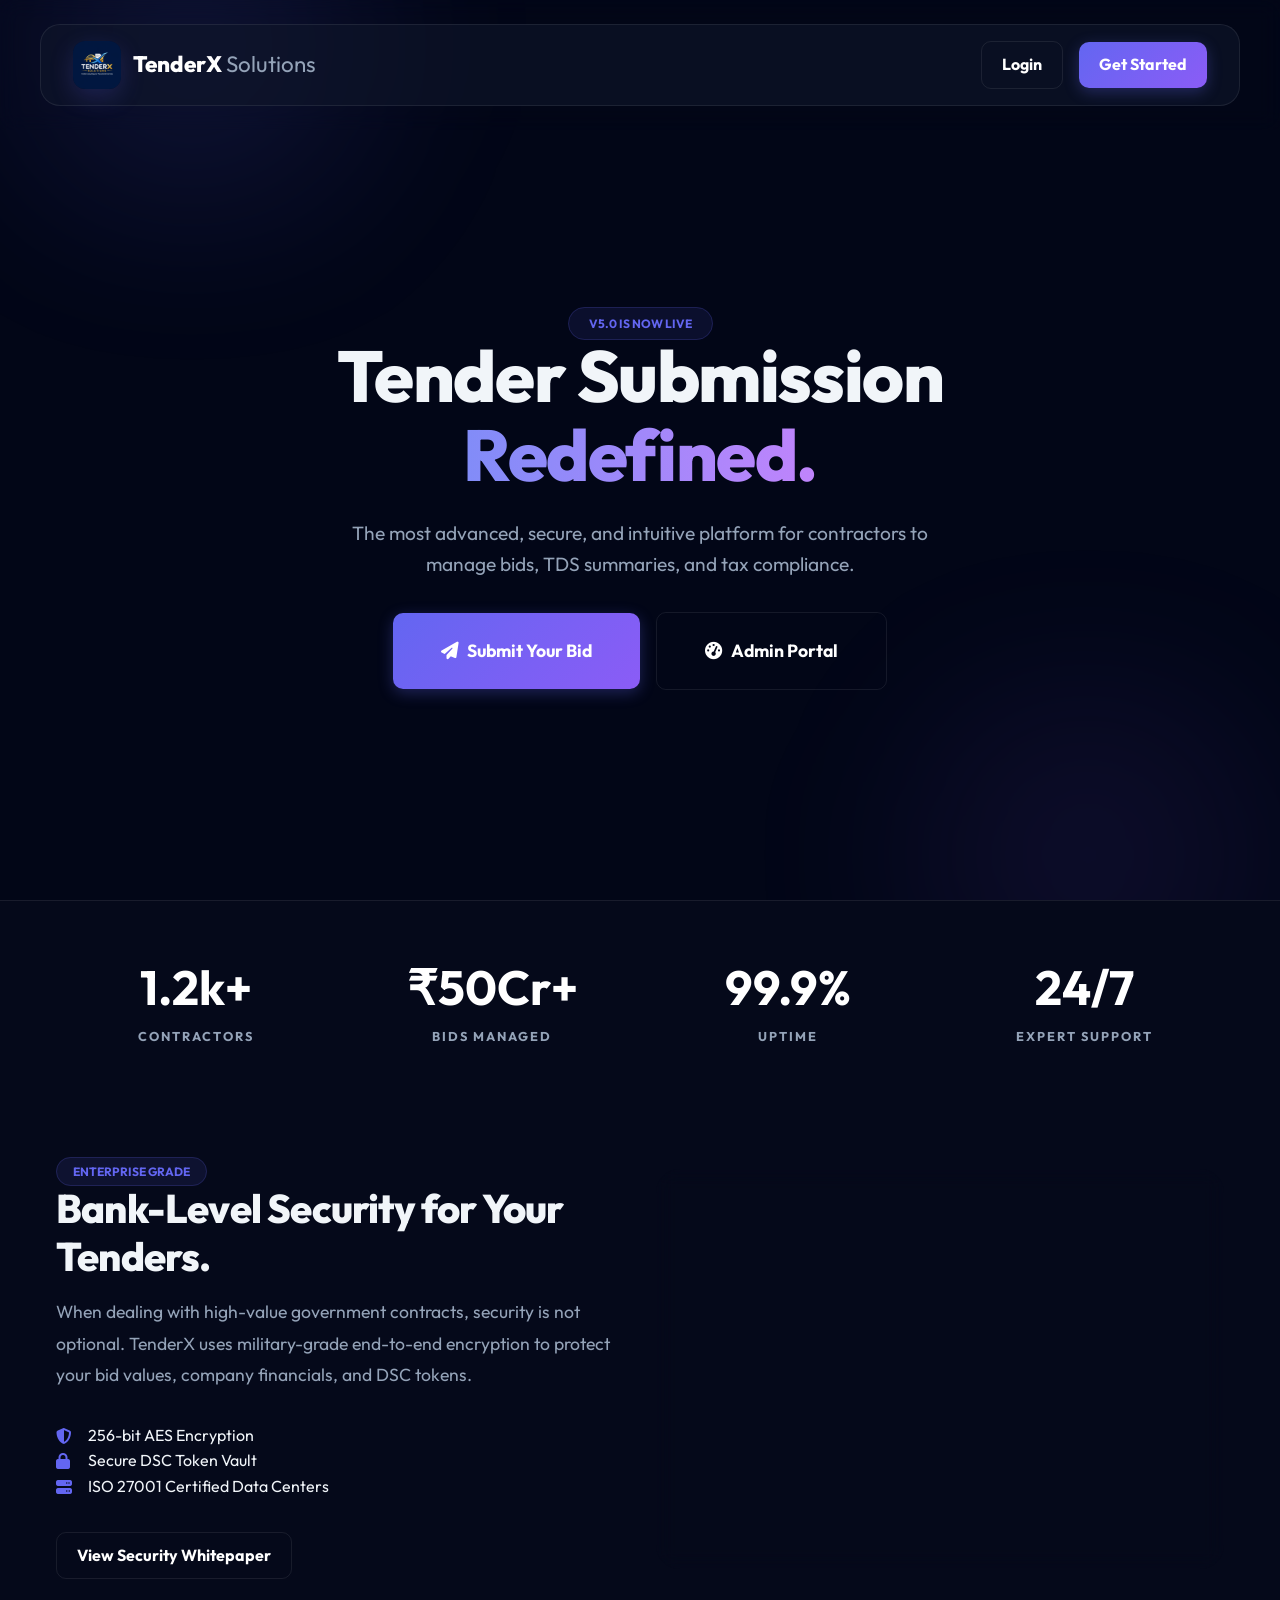
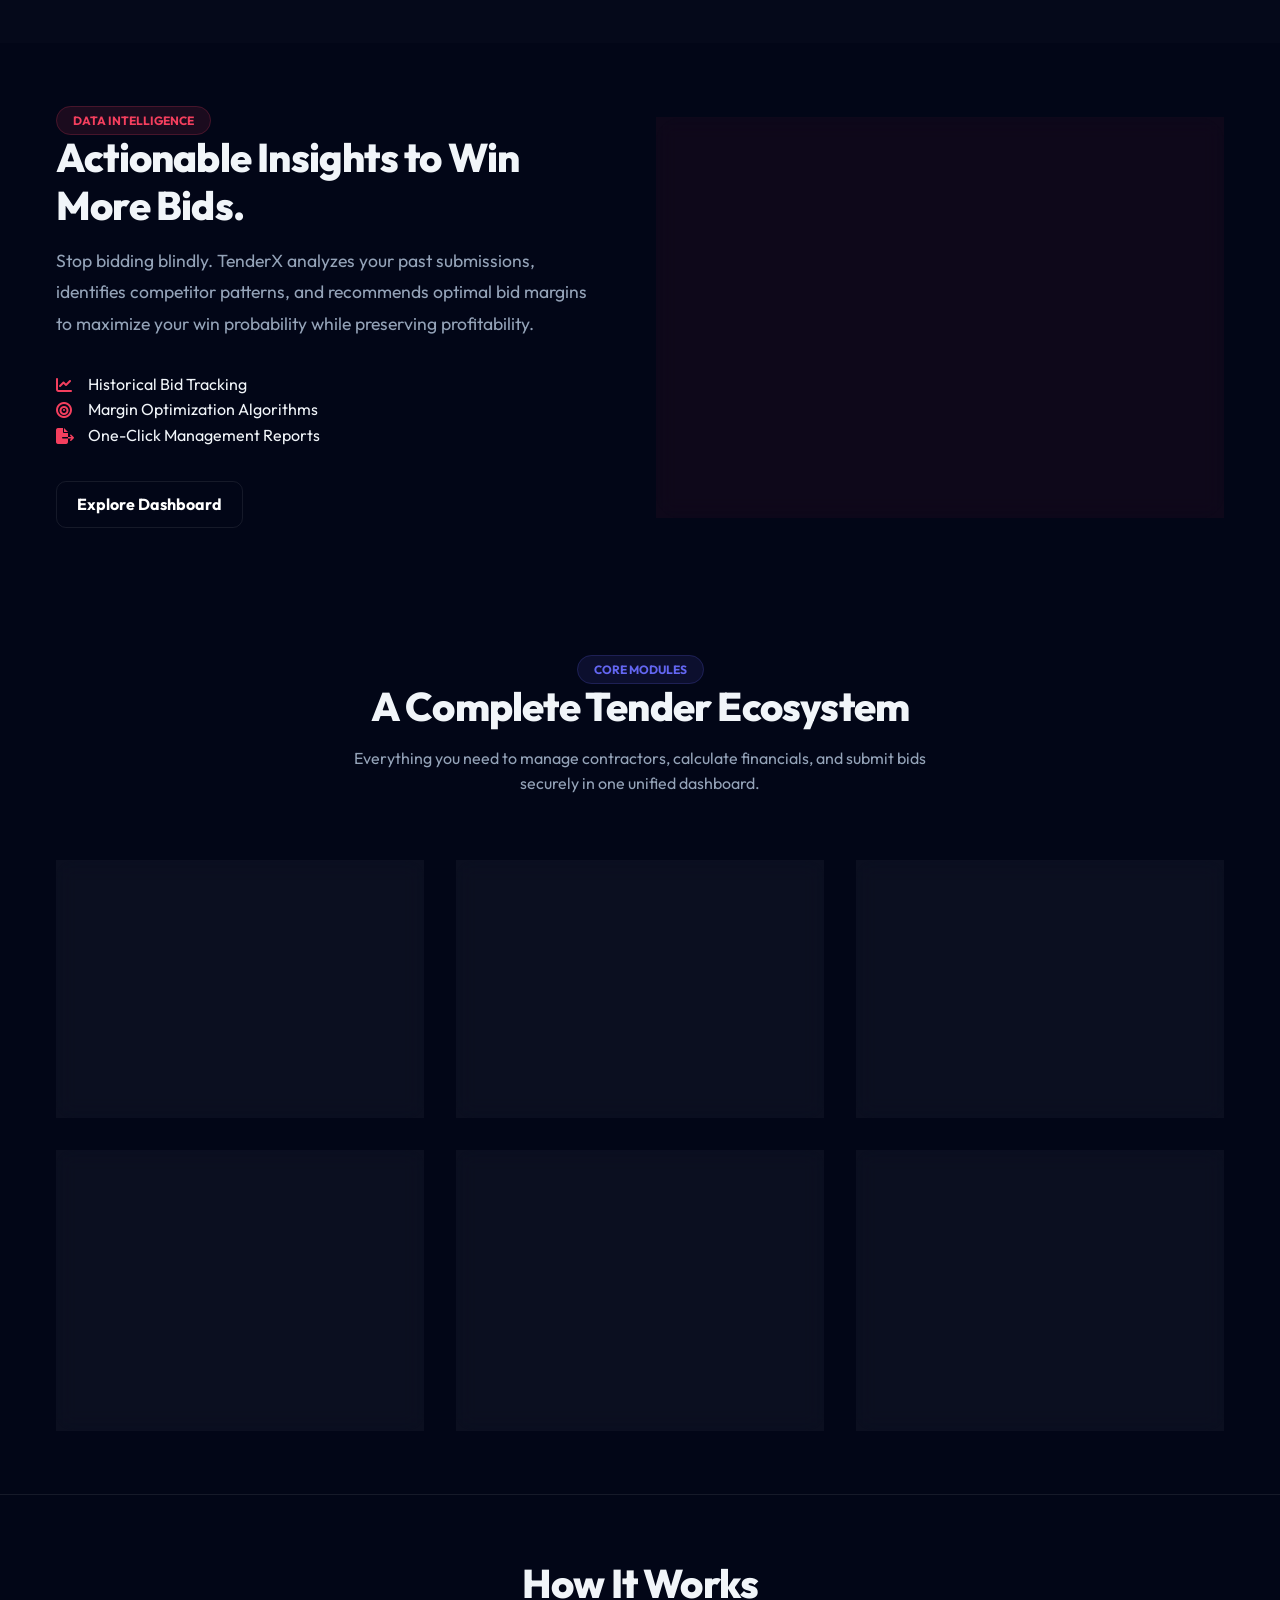
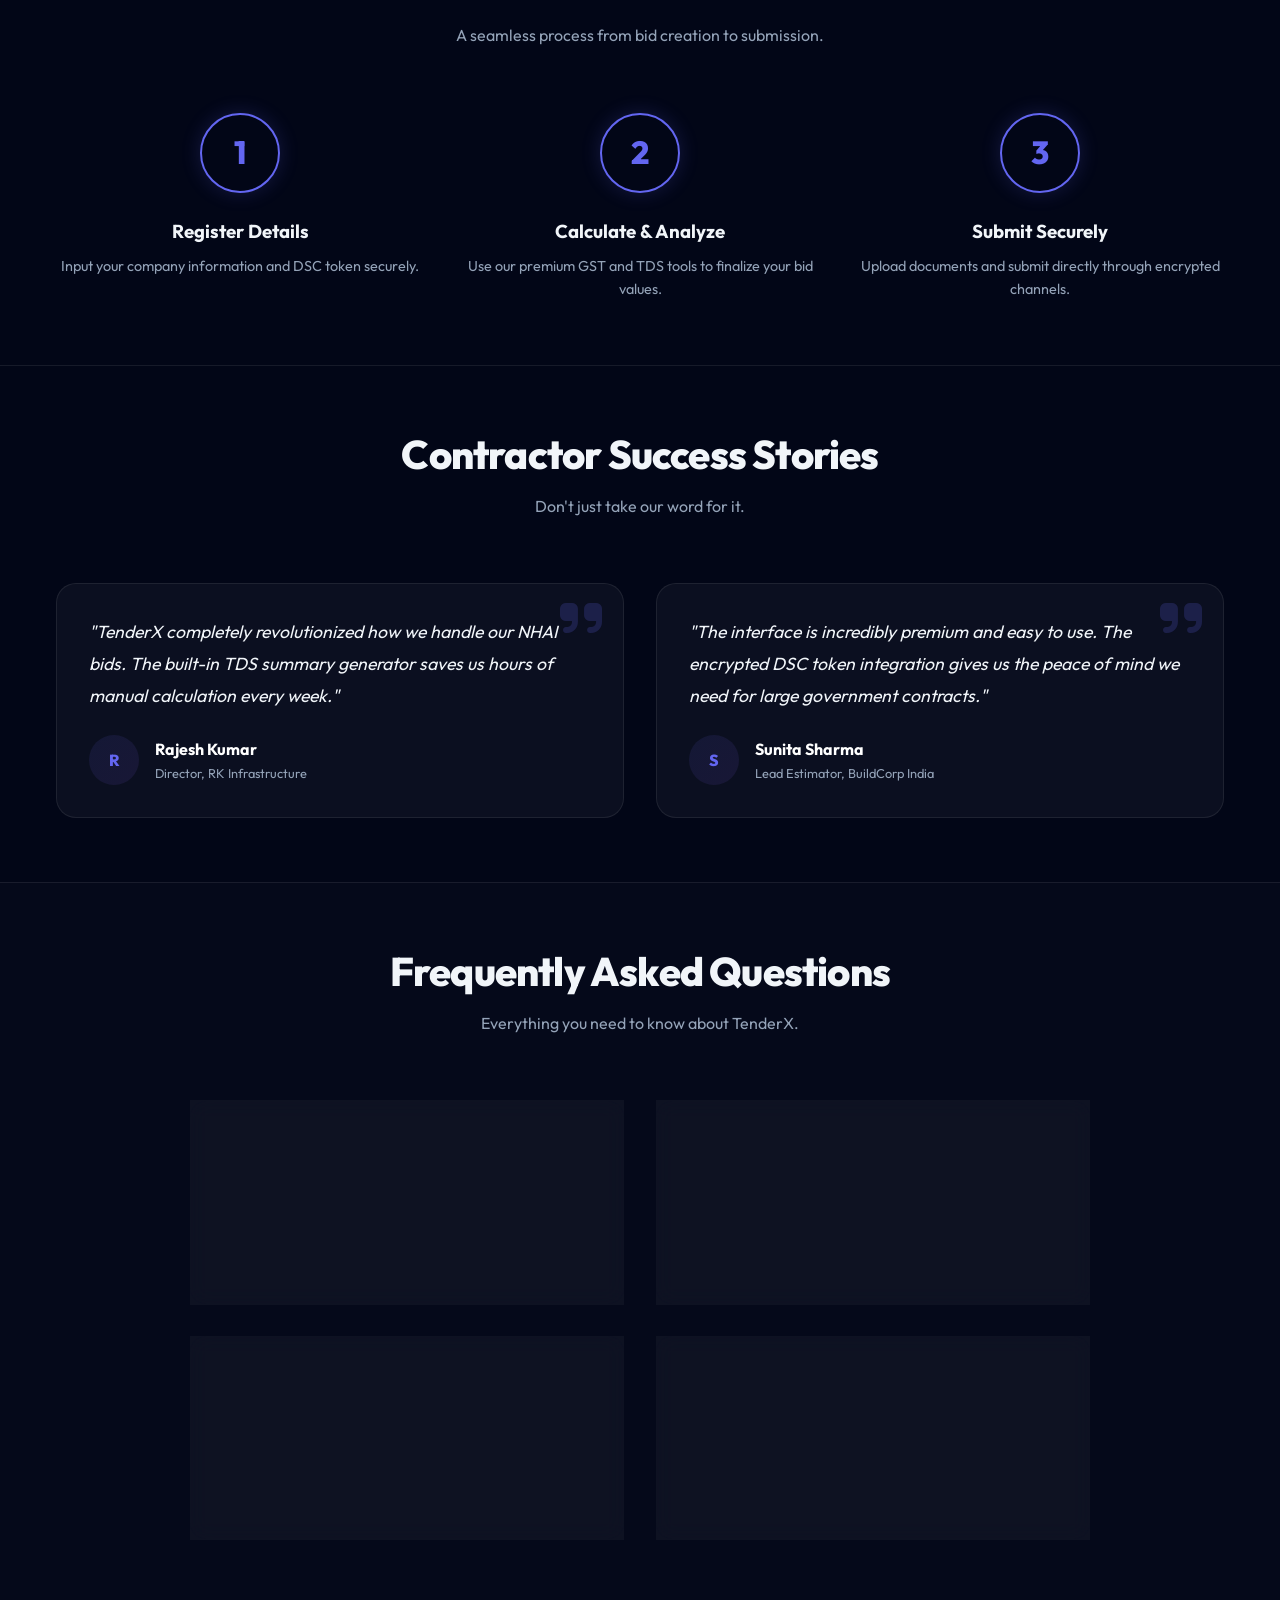
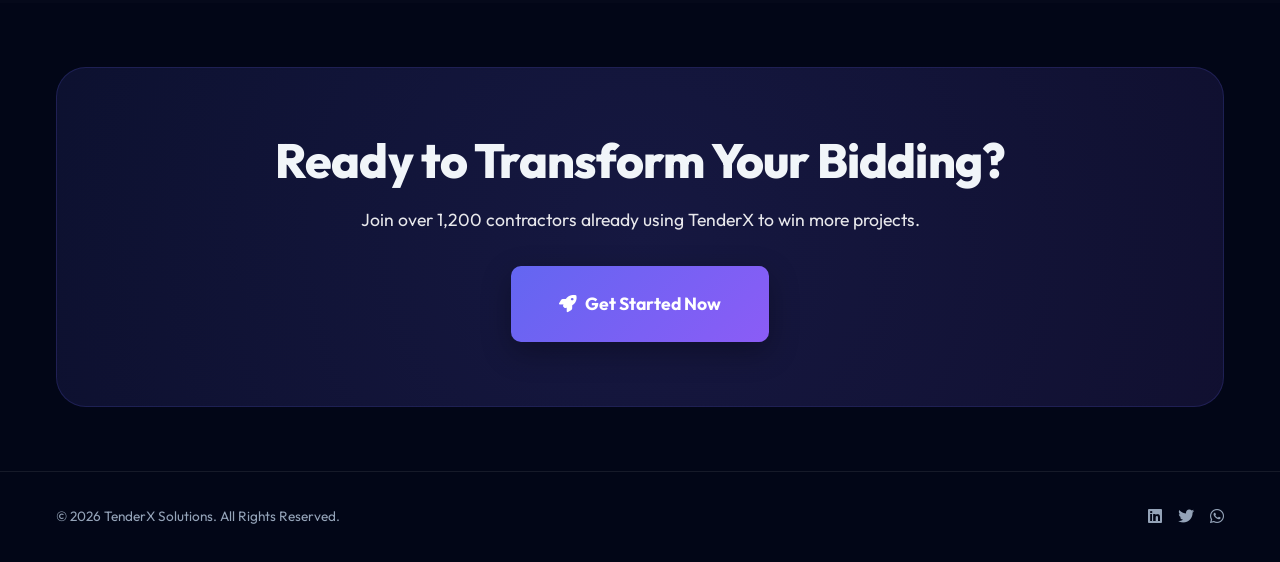
<file: index.html>
<!DOCTYPE html>
<html lang="en">

<head>
    <meta charset="UTF-8">
    <meta name="viewport" content="width=device-width, initial-scale=1.0">
    <title>TenderX Solutions | Premium Tender Management Platform</title>

    <!-- Google Fonts -->
    <link rel="preconnect" href="https://fonts.googleapis.com">
    <link rel="preconnect" href="https://fonts.gstatic.com" crossorigin>
    <link href="https://fonts.googleapis.com/css2?family=Outfit:wght@300;400;500;600;700;800&display=swap" rel="stylesheet">

    <!-- FontAwesome -->
    <link rel="stylesheet" href="https://cdnjs.cloudflare.com/ajax/libs/font-awesome/6.4.0/css/all.min.css">

    <!-- Custom CSS -->
    <link rel="stylesheet" href="style.css">
    
    <!-- Favicon -->
    <link rel="icon" type="image/png" href="tenderX%20Logo.png">
</head>

<body>

    <nav class="main-nav">
        <div class="container flex-between nav-container">
            <a href="index.html" class="logo" style="margin-bottom: 0;">
                <img src="tenderX%20Logo.png" alt="TenderX Logo" class="logo-img">
                <span>TenderX <span class="text-muted" style="font-weight: 400;">Solutions</span></span>
            </a>
            <div class="flex gap-md" style="align-items: center;">
                <a href="login.html" class="btn outline">Login</a>
                <a href="submit-tender.html" class="btn primary">Get Started</a>
            </div>
        </div>
    </nav>

    <main>
        <!-- Hero Section -->
        <section class="hero">
            <div class="container animate-fade hero-content">
                <span class="badge primary mb-md" style="padding: 8px 20px;">v5.0 Is Now Live</span>
                <h1 class="title hero-title">Tender Submission <br> <span class="gradient-text">Redefined.</span></h1>
                <p class="subtitle hero-subtitle">
                    The most advanced, secure, and intuitive platform for contractors to manage bids, TDS summaries, and tax compliance.
                </p>
                <div class="flex flex-center gap-md">
                    <a href="submit-tender.html" class="btn primary" style="padding: 1.5rem 3rem; font-size: 1.1rem;">
                        <i class="fas fa-paper-plane"></i> Submit Your Bid
                    </a>
                    <a href="dashboard.html" class="btn outline" style="padding: 1.5rem 3rem; font-size: 1.1rem;">
                        <i class="fas fa-gauge-high"></i> Admin Portal
                    </a>
                </div>
            </div>
        </section>

        <!-- Stats Section -->
        <section class="stats-section">
            <div class="container">
                <div class="grid-4">
                    <div class="text-center p-md">
                        <h2 class="stat-number">1.2k+</h2>
                        <p class="stat-label">Contractors</p>
                    </div>
                    <div class="text-center p-md">
                        <h2 class="stat-number">₹50Cr+</h2>
                        <p class="stat-label">Bids Managed</p>
                    </div>
                    <div class="text-center p-md">
                        <h2 class="stat-number">99.9%</h2>
                        <p class="stat-label">Uptime</p>
                    </div>
                    <div class="text-center p-md">
                        <h2 class="stat-number">24/7</h2>
                        <p class="stat-label">Expert Support</p>
                    </div>
                </div>
            </div>
        </section>

        <!-- Security Section -->
        <section class="py-xl" style="background: rgba(255,255,255,0.01);">
            <div class="container">
                <div class="grid-2" style="align-items: center;">
                    <div>
                        <span class="badge primary mb-md" style="padding: 6px 16px;">Enterprise Grade</span>
                        <h2 class="title mb-md" style="font-size: 2.5rem;">Bank-Level Security for Your Tenders.</h2>
                        <p class="text-muted mb-lg" style="font-size: 1.1rem; line-height: 1.8;">
                            When dealing with high-value government contracts, security is not optional. TenderX uses military-grade end-to-end encryption to protect your bid values, company financials, and DSC tokens.
                        </p>
                        <ul class="flex-col gap-sm mb-lg">
                            <li class="flex gap-sm" style="align-items: center;"><i class="fas fa-shield-alt text-muted" style="color: var(--primary); width: 24px;"></i> 256-bit AES Encryption</li>
                            <li class="flex gap-sm" style="align-items: center;"><i class="fas fa-lock text-muted" style="color: var(--primary); width: 24px;"></i> Secure DSC Token Vault</li>
                            <li class="flex gap-sm" style="align-items: center;"><i class="fas fa-server text-muted" style="color: var(--primary); width: 24px;"></i> ISO 27001 Certified Data Centers</li>
                        </ul>
                        <a href="submit-tender.html" class="btn outline">View Security Whitepaper</a>
                    </div>
                    <div style="position: relative;">
                        <!-- Abstract Security Visual -->
                        <div class="card p-lg text-center" style="border: 1px solid rgba(99,102,241,0.3); background: var(--gradient-luxury); height: 400px; display: flex; align-items: center; justify-content: center; overflow: hidden; border-radius: 24px;">
                            <div style="position: absolute; width: 100%; height: 100%; top: 0; left: 0; background: radial-gradient(circle at center, rgba(99,102,241,0.2) 0%, transparent 70%);"></div>
                            <div style="font-size: 8rem; color: rgba(255,255,255,0.9); text-shadow: 0 0 40px rgba(99,102,241,0.6); position: relative; z-index: 2;">
                                <i class="fas fa-fingerprint"></i>
                            </div>
                        </div>
                    </div>
                </div>
            </div>
        </section>

        <!-- Analytics Section -->
        <section class="py-xl">
            <div class="container">
                <div class="grid-2" style="align-items: center;">
                    <div style="position: relative; order: 2;">
                        <div class="card p-lg" style="border: 1px solid rgba(244,63,94,0.3); background: rgba(244,63,94,0.05); height: 400px; display: flex; flex-direction: column; justify-content: space-between; overflow: hidden; border-radius: 24px;">
                            <div class="flex-between mb-md">
                                <h4 style="color: white; font-weight: 700;">Win Rate Analysis</h4>
                                <span class="badge" style="background: rgba(16,185,129,0.2); color: #10b981; border: 1px solid rgba(16,185,129,0.3);">+14% This Qtr</span>
                            </div>
                            <div style="flex: 1; display: flex; align-items: flex-end; gap: 12px; padding-top: 2rem;">
                                <div style="flex: 1; background: var(--gradient-primary); height: 40%; border-radius: 6px 6px 0 0; opacity: 0.8;"></div>
                                <div style="flex: 1; background: rgba(255,255,255,0.1); height: 60%; border-radius: 6px 6px 0 0;"></div>
                                <div style="flex: 1; background: var(--gradient-primary); height: 30%; border-radius: 6px 6px 0 0; opacity: 0.8;"></div>
                                <div style="flex: 1; background: rgba(255,255,255,0.1); height: 80%; border-radius: 6px 6px 0 0;"></div>
                                <div style="flex: 1; background: rgba(244,63,94,0.8); height: 50%; border-radius: 6px 6px 0 0;"></div>
                                <div style="flex: 1; background: var(--gradient-primary); height: 95%; border-radius: 6px 6px 0 0; box-shadow: 0 0 20px rgba(99,102,241,0.4);"></div>
                            </div>
                        </div>
                    </div>
                    <div style="order: 1; padding-right: 2rem;">
                        <span class="badge primary mb-md" style="padding: 6px 16px; background: rgba(244,63,94,0.1); color: var(--accent); border-color: rgba(244,63,94,0.2);">Data Intelligence</span>
                        <h2 class="title mb-md" style="font-size: 2.5rem;">Actionable Insights to Win More Bids.</h2>
                        <p class="text-muted mb-lg" style="font-size: 1.1rem; line-height: 1.8;">
                            Stop bidding blindly. TenderX analyzes your past submissions, identifies competitor patterns, and recommends optimal bid margins to maximize your win probability while preserving profitability.
                        </p>
                        <ul class="flex-col gap-sm mb-lg">
                            <li class="flex gap-sm" style="align-items: center;"><i class="fas fa-chart-line text-muted" style="color: var(--accent); width: 24px;"></i> Historical Bid Tracking</li>
                            <li class="flex gap-sm" style="align-items: center;"><i class="fas fa-bullseye text-muted" style="color: var(--accent); width: 24px;"></i> Margin Optimization Algorithms</li>
                            <li class="flex gap-sm" style="align-items: center;"><i class="fas fa-file-export text-muted" style="color: var(--accent); width: 24px;"></i> One-Click Management Reports</li>
                        </ul>
                        <a href="dashboard.html" class="btn outline">Explore Dashboard</a>
                    </div>
                </div>
            </div>
        </section>

        <!-- Platform Modules Section -->
        <section class="py-xl">
            <div class="container">
                <div class="text-center mb-xl">
                    <span class="badge primary mb-md" style="padding: 6px 16px;">Core Modules</span>
                    <h2 class="title mb-md">A Complete Tender Ecosystem</h2>
                    <p class="text-muted max-w-4xl mx-auto" style="max-width: 600px; margin: 0 auto;">Everything you need to manage contractors, calculate financials, and submit bids securely in one unified dashboard.</p>
                </div>
                <div class="grid-3" style="row-gap: 2rem;">
                    <!-- Module 1: Submissions -->
                    <div class="card p-lg text-left" style="display: flex; flex-direction: column;">
                        <div class="icon-box mb-md" style="margin: 0 0 1.5rem 0;">
                            <i class="fas fa-file-invoice"></i>
                        </div>
                        <h3 class="mb-sm">Bid Submissions</h3>
                        <p class="text-muted" style="font-size: 0.9rem; flex: 1;">Track all tender submissions in real-time. Monitor bid percentages, department details, and review statuses directly from the cloud.</p>
                    </div>
                    <!-- Module 2: Contractors -->
                    <div class="card p-lg text-left" style="display: flex; flex-direction: column;">
                        <div class="icon-box secondary mb-md" style="margin: 0 0 1.5rem 0;">
                            <i class="fas fa-users"></i>
                        </div>
                        <h3 class="mb-sm">Contractor CRM</h3>
                        <p class="text-muted" style="font-size: 0.9rem; flex: 1;">Centralized database for all client agencies. Manage contact details, PAN/GST records, and track their DSC token expiration dates.</p>
                    </div>
                    <!-- Module 3: Document Vault -->
                    <div class="card p-lg text-left" style="display: flex; flex-direction: column;">
                        <div class="icon-box accent mb-md" style="margin: 0 0 1.5rem 0;">
                            <i class="fas fa-folder-open"></i>
                        </div>
                        <h3 class="mb-sm">Document Vault</h3>
                        <p class="text-muted" style="font-size: 0.9rem; flex: 1;">Securely store and retrieve tender PDFs, BOQs, and compliance certificates. Instant viewing and downloading capabilities built-in.</p>
                    </div>
                    <!-- Module 4: TDS Summary -->
                    <div class="card p-lg text-left" style="display: flex; flex-direction: column;">
                        <div class="icon-box secondary mb-md" style="margin: 0 0 1.5rem 0; background: rgba(16,185,129,0.15); color: #10b981; border-color: rgba(16,185,129,0.2);">
                            <i class="fas fa-calculator"></i>
                        </div>
                        <h3 class="mb-sm">TDS Summary</h3>
                        <p class="text-muted" style="font-size: 0.9rem; flex: 1;">Automate month-wise TDS credit tracking. Generate CA-compliant PDF reports with digital signatures and share them instantly via WhatsApp.</p>
                    </div>
                    <!-- Module 5: GST Calculator -->
                    <div class="card p-lg text-left" style="display: flex; flex-direction: column;">
                        <div class="icon-box mb-md" style="margin: 0 0 1.5rem 0; background: rgba(245,158,11,0.15); color: #f59e0b; border-color: rgba(245,158,11,0.2);">
                            <i class="fas fa-receipt"></i>
                        </div>
                        <h3 class="mb-sm">Smart GST Calculator</h3>
                        <p class="text-muted" style="font-size: 0.9rem; flex: 1;">Dedicated financial tool to precisely add or remove GST from bid values. Automatically splits CGST and SGST for perfect accounting.</p>
                    </div>
                    <!-- Module 6: Admin Dashboard -->
                    <div class="card p-lg text-left" style="display: flex; flex-direction: column;">
                        <div class="icon-box mb-md" style="margin: 0 0 1.5rem 0; background: rgba(139,92,246,0.15); color: #8b5cf6; border-color: rgba(139,92,246,0.2);">
                            <i class="fas fa-chart-pie"></i>
                        </div>
                        <h3 class="mb-sm">Executive Dashboard</h3>
                        <p class="text-muted" style="font-size: 0.9rem; flex: 1;">Get a bird's-eye view of your entire operation. Live statistics, pending reviews, system health, and one-click quick actions.</p>
                    </div>
                </div>
            </div>
        </section>

        <!-- How It Works Section -->
        <section class="py-xl" style="background: var(--bg-darker); border-top: 1px solid var(--card-border); border-bottom: 1px solid var(--card-border);">
            <div class="container">
                <div class="text-center mb-xl">
                    <h2 class="title mb-md">How It Works</h2>
                    <p class="text-muted">A seamless process from bid creation to submission.</p>
                </div>
                <div class="grid-3 text-center">
                    <div class="workflow-step">
                        <div class="step-number">1</div>
                        <h3 class="mb-sm">Register Details</h3>
                        <p class="text-muted" style="font-size: 0.9rem;">Input your company information and DSC token securely.</p>
                    </div>
                    <div class="workflow-step">
                        <div class="step-number">2</div>
                        <h3 class="mb-sm">Calculate & Analyze</h3>
                        <p class="text-muted" style="font-size: 0.9rem;">Use our premium GST and TDS tools to finalize your bid values.</p>
                    </div>
                    <div class="workflow-step">
                        <div class="step-number">3</div>
                        <h3 class="mb-sm">Submit Securely</h3>
                        <p class="text-muted" style="font-size: 0.9rem;">Upload documents and submit directly through encrypted channels.</p>
                    </div>
                </div>
            </div>
        </section>

        <!-- Testimonials Section -->
        <section class="py-xl">
            <div class="container">
                <div class="text-center mb-xl">
                    <h2 class="title mb-md">Contractor Success Stories</h2>
                    <p class="text-muted">Don't just take our word for it.</p>
                </div>
                <div class="grid-2">
                    <div class="testimonial-card">
                        <i class="fas fa-quote-right testimonial-quote"></i>
                        <p class="testimonial-text">"TenderX completely revolutionized how we handle our NHAI bids. The built-in TDS summary generator saves us hours of manual calculation every week."</p>
                        <div class="testimonial-author">
                            <div class="author-avatar">R</div>
                            <div>
                                <h4 style="color: white; font-weight: 700;">Rajesh Kumar</h4>
                                <p class="text-muted" style="font-size: 0.8rem;">Director, RK Infrastructure</p>
                            </div>
                        </div>
                    </div>
                    <div class="testimonial-card">
                        <i class="fas fa-quote-right testimonial-quote"></i>
                        <p class="testimonial-text">"The interface is incredibly premium and easy to use. The encrypted DSC token integration gives us the peace of mind we need for large government contracts."</p>
                        <div class="testimonial-author">
                            <div class="author-avatar">S</div>
                            <div>
                                <h4 style="color: white; font-weight: 700;">Sunita Sharma</h4>
                                <p class="text-muted" style="font-size: 0.8rem;">Lead Estimator, BuildCorp India</p>
                            </div>
                        </div>
                    </div>
                </div>
            </div>
        </section>

        <!-- FAQ Section -->
        <section class="py-xl" style="background: rgba(255,255,255,0.01); border-top: 1px solid var(--card-border);">
            <div class="container">
                <div class="text-center mb-xl">
                    <h2 class="title mb-md">Frequently Asked Questions</h2>
                    <p class="text-muted">Everything you need to know about TenderX.</p>
                </div>
                <div class="grid-2 gap-lg max-w-4xl mx-auto" style="max-width: 900px; margin: 0 auto;">
                    <div class="card p-lg">
                        <h4 class="mb-sm" style="font-size: 1.1rem;"><i class="fas fa-question-circle text-muted" style="color: var(--primary); margin-right: 8px;"></i> Is my DSC token data secure?</h4>
                        <p class="text-muted" style="font-size: 0.95rem; line-height: 1.6;">Absolutely. We use end-to-end military-grade encryption for all token integrations. Your sensitive data is never stored permanently on our servers.</p>
                    </div>
                    <div class="card p-lg">
                        <h4 class="mb-sm" style="font-size: 1.1rem;"><i class="fas fa-question-circle text-muted" style="color: var(--primary); margin-right: 8px;"></i> Can I generate CA-formatted TDS summaries?</h4>
                        <p class="text-muted" style="font-size: 0.95rem; line-height: 1.6;">Yes, our TDS Summary tool is specifically designed to output reports that meet standard CA and regulatory compliance formats.</p>
                    </div>
                    <div class="card p-lg">
                        <h4 class="mb-sm" style="font-size: 1.1rem;"><i class="fas fa-question-circle text-muted" style="color: var(--primary); margin-right: 8px;"></i> Do you provide API access for internal tools?</h4>
                        <p class="text-muted" style="font-size: 0.95rem; line-height: 1.6;">API access is available on our Enterprise plan, allowing seamless integration with your existing ERP or internal management systems.</p>
                    </div>
                    <div class="card p-lg">
                        <h4 class="mb-sm" style="font-size: 1.1rem;"><i class="fas fa-question-circle text-muted" style="color: var(--primary); margin-right: 8px;"></i> What payment methods do you accept?</h4>
                        <p class="text-muted" style="font-size: 0.95rem; line-height: 1.6;">We accept all major credit cards, UPI, net banking, and corporate bank transfers for our Pro and Enterprise subscription plans.</p>
                    </div>
                </div>
            </div>
        </section>

        <!-- CTA Section -->
        <section class="py-xl">
            <div class="container">
                <div class="cta-section">
                    <div class="cta-content">
                        <h2 class="title mb-md" style="font-size: 3rem;">Ready to Transform Your Bidding?</h2>
                        <p class="subtitle mb-lg" style="color: white; opacity: 0.9;">Join over 1,200 contractors already using TenderX to win more projects.</p>
                        <div class="flex flex-center gap-md">
                            <a href="submit-tender.html" class="btn primary" style="padding: 1.5rem 3rem; font-size: 1.1rem; box-shadow: 0 10px 30px rgba(0,0,0,0.3);">
                                <i class="fas fa-rocket"></i> Get Started Now
                            </a>
                        </div>
                    </div>
                </div>
            </div>
        </section>
    </main>

    <footer class="footer-main">
        <div class="container flex-between">
            <p class="text-muted" style="font-size: 0.85rem;">&copy; 2026 TenderX Solutions. All Rights Reserved.</p>
            <div class="flex gap-md">
                <a href="#" class="text-muted"><i class="fab fa-linkedin"></i></a>
                <a href="#" class="text-muted"><i class="fab fa-twitter"></i></a>
                <a href="#" class="text-muted"><i class="fab fa-whatsapp"></i></a>
            </div>
        </div>
    </footer>

    <script>
        window.addEventListener('scroll', function() {
            const nav = document.querySelector('.main-nav');
            if (window.scrollY > 50) {
                nav.classList.add('scrolled');
            } else {
                nav.classList.remove('scrolled');
            }
        });
    </script>
</body>

</html>
</file>
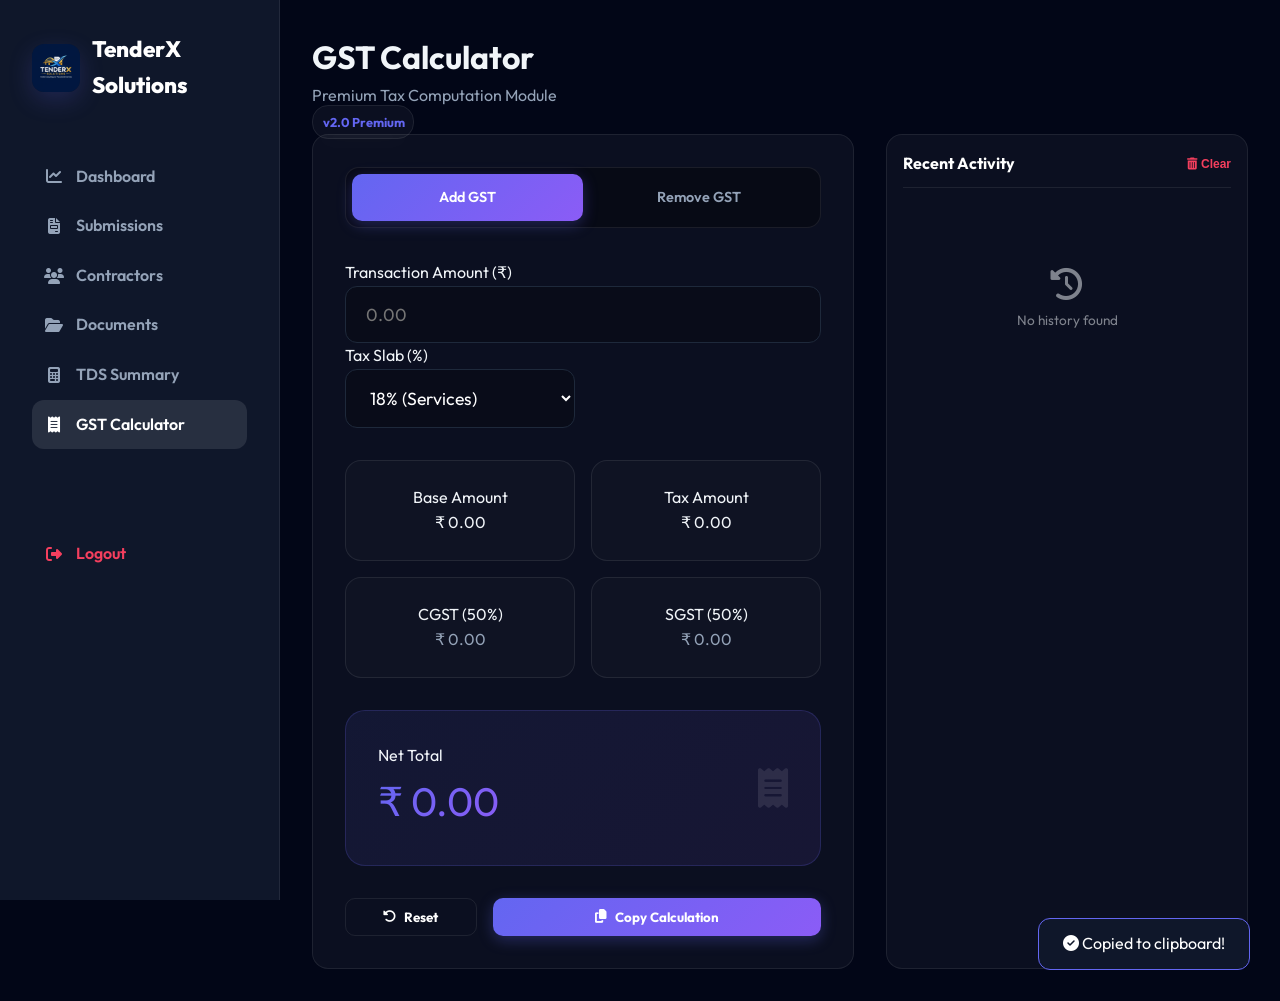
<file: gst-calculator.html>
<!DOCTYPE html>
<html lang="en">

<head>
    <meta charset="UTF-8">
    <meta name="viewport" content="width=device-width, initial-scale=1.0">
    <title>GST Calculator | TenderX Solutions</title>

    <!-- Google Fonts -->
    <link rel="preconnect" href="https://fonts.googleapis.com">
    <link rel="preconnect" href="https://fonts.gstatic.com" crossorigin>
    <link href="https://fonts.googleapis.com/css2?family=Outfit:wght@300;400;500;600;700;800&display=swap" rel="stylesheet">

    <!-- FontAwesome -->
    <link rel="stylesheet" href="https://cdnjs.cloudflare.com/ajax/libs/font-awesome/6.4.0/css/all.min.css">

    <!-- Custom CSS -->
    <link rel="stylesheet" href="style.css">
</head>

<body>

    <div class="dashboard-wrapper">
        <!-- Sidebar -->
        <aside class="sidebar">
            <a href="index.html" class="logo" style="margin-bottom: 3rem;">
                <img src="tenderX%20Logo.png" alt="TenderX Logo" class="logo-img">
                <span>TenderX Solutions</span>
            </a>

            <nav>
                <ul class="nav-list">
                    <li class="nav-item">
                        <a href="dashboard.html" class="nav-link">
                            <i class="fas fa-chart-line"></i> <span>Dashboard</span>
                        </a>
                    </li>
                    <li class="nav-item">
                        <a href="submissions.html" class="nav-link">
                            <i class="fas fa-file-invoice"></i> <span>Submissions</span>
                        </a>
                    </li>
                    <li class="nav-item">
                        <a href="contractors.html" class="nav-link">
                            <i class="fas fa-users"></i> <span>Contractors</span>
                        </a>
                    </li>
                    <li class="nav-item">
                        <a href="documents.html" class="nav-link">
                            <i class="fas fa-folder-open"></i> <span>Documents</span>
                        </a>
                    </li>
                    <li class="nav-item">
                        <a href="tds-summary.html" class="nav-link">
                            <i class="fas fa-calculator"></i> <span>TDS Summary</span>
                        </a>
                    </li>
                    <li class="nav-item">
                        <a href="gst-calculator.html" class="nav-link active">
                            <i class="fas fa-receipt"></i> <span>GST Calculator</span>
                        </a>
                    </li>
                </ul>

                <ul style="margin-top: auto; padding-top: 5rem;">
                    <li>
                        <a href="javascript:void(0)" onclick="logoutAdmin()" class="nav-link" style="color: var(--accent);">
                            <i class="fas fa-right-from-bracket"></i> <span>Logout</span>
                        </a>
                    </li>
                </ul>
            </nav>
        </aside>

        <!-- Main Content -->
        <main class="main-content">
            <div class="tx-gst-container animate-fade">
                <!-- Header -->
                <header class="tx-gst-header">
                    <div class="tx-gst-title-area">
                        <h1>GST Calculator</h1>
                        <p class="text-muted">Premium Tax Computation Module</p>
                    </div>
                    <div class="tx-gst-badge">
                        <span class="card p-sm" style="font-size: 0.8rem; font-weight: 700; color: var(--primary);">
                            <i class="fas fa-shield-check"></i> v2.0 Premium
                        </span>
                    </div>
                </header>

                <div class="tx-gst-grid">
                    <!-- Calculator Card -->
                    <div class="tx-gst-main">
                        <div class="card p-lg">
                            <!-- Mode Toggle -->
                            <div class="tx-gst-mode-toggle">
                                <input type="radio" name="gst-mode" id="add-gst" value="add" checked>
                                <label for="add-gst">Add GST</label>
                                
                                <input type="radio" name="gst-mode" id="remove-gst" value="remove">
                                <label for="remove-gst">Remove GST</label>
                            </div>

                            <!-- Inputs -->
                            <div class="tx-gst-input-group">
                                <label class="tx-gst-label">Transaction Amount (₹)</label>
                                <input type="number" id="amount" class="tx-gst-field tx-gst-amount-input" placeholder="0.00" step="0.01">
                            </div>

                            <div style="display: grid; grid-template-columns: 1fr 1fr; gap: 1rem; margin-bottom: 1.5rem;">
                                <div class="tx-gst-input-group">
                                    <label class="tx-gst-label">Tax Slab (%)</label>
                                    <select id="gst-rate" class="tx-gst-field">
                                        <option value="5">5% (Essentials)</option>
                                        <option value="12">12% (Standard)</option>
                                        <option value="18" selected>18% (Services)</option>
                                        <option value="28">28% (Luxury)</option>
                                        <option value="custom">Custom Rate</option>
                                    </select>
                                </div>
                                <div id="custom-rate-container" class="tx-gst-input-group hidden">
                                    <label class="tx-gst-label">Custom Rate (%)</label>
                                    <input type="number" id="custom-rate" class="tx-gst-field" placeholder="0.00">
                                </div>
                            </div>

                            <!-- Results -->
                            <div class="tx-gst-results">
                                <div class="tx-gst-res-card">
                                    <div class="tx-gst-res-label">Base Amount</div>
                                    <div id="res-base" class="tx-gst-res-value">₹ 0.00</div>
                                </div>
                                <div class="tx-gst-res-card">
                                    <div class="tx-gst-res-label">Tax Amount</div>
                                    <div id="res-tax" class="tx-gst-res-value">₹ 0.00</div>
                                </div>
                                <div class="tx-gst-res-card">
                                    <div class="tx-gst-res-label">CGST (50%)</div>
                                    <div id="res-cgst" class="tx-gst-res-value" style="font-size: 1rem; color: var(--text-muted);">₹ 0.00</div>
                                </div>
                                <div class="tx-gst-res-card">
                                    <div class="tx-gst-res-label">SGST (50%)</div>
                                    <div id="res-sgst" class="tx-gst-res-value" style="font-size: 1rem; color: var(--text-muted);">₹ 0.00</div>
                                </div>
                                <div class="tx-gst-total-box">
                                    <div>
                                        <div class="tx-gst-res-label" style="text-align: left;">Net Total</div>
                                        <div id="res-total" class="tx-gst-res-value">₹ 0.00</div>
                                    </div>
                                    <i class="fas fa-receipt" style="font-size: 2.5rem; opacity: 0.1;"></i>
                                </div>
                            </div>

                            <!-- Actions -->
                            <div style="display: grid; grid-template-columns: 1fr 2.5fr; gap: 1rem; margin-top: 2rem;">
                                <button id="reset-btn" class="btn outline">
                                    <i class="fas fa-rotate-left"></i> Reset
                                </button>
                                <button id="copy-btn" class="btn primary">
                                    <i class="fas fa-copy"></i> Copy Calculation
                                </button>
                            </div>
                        </div>
                    </div>

                    <!-- History Sidebar -->
                    <div class="tx-gst-history">
                        <div class="card p-md" style="height: 100%;">
                            <div style="display: flex; justify-content: space-between; align-items: center; margin-bottom: 1rem; padding-bottom: 10px; border-bottom: 1px solid var(--card-border);">
                                <h3 style="font-size: 1rem; font-weight: 700; color: white;">Recent Activity</h3>
                                <button id="clear-history" style="background: none; border: none; color: var(--accent); font-size: 0.75rem; cursor: pointer; font-weight: 700;">
                                    <i class="fas fa-trash-can"></i> Clear
                                </button>
                            </div>
                            <div id="history-list" class="tx-gst-history-list">
                                <!-- History items will be injected here -->
                                <div class="text-center py-xl" style="opacity: 0.5;">
                                    <i class="fas fa-clock-rotate-left" style="font-size: 2rem; margin-bottom: 10px;"></i>
                                    <p style="font-size: 0.85rem;">No history found</p>
                                </div>
                            </div>
                        </div>
                    </div>
                </div>
            </div>
        </main>
    </div>

    <!-- Toast Notification -->
    <div id="toast" class="tx-toast">
        <i class="fas fa-circle-check"></i>
        <span id="toast-msg">Copied to clipboard!</span>
    </div>

    <script src="script.js"></script>
</body>

</html>
</file>
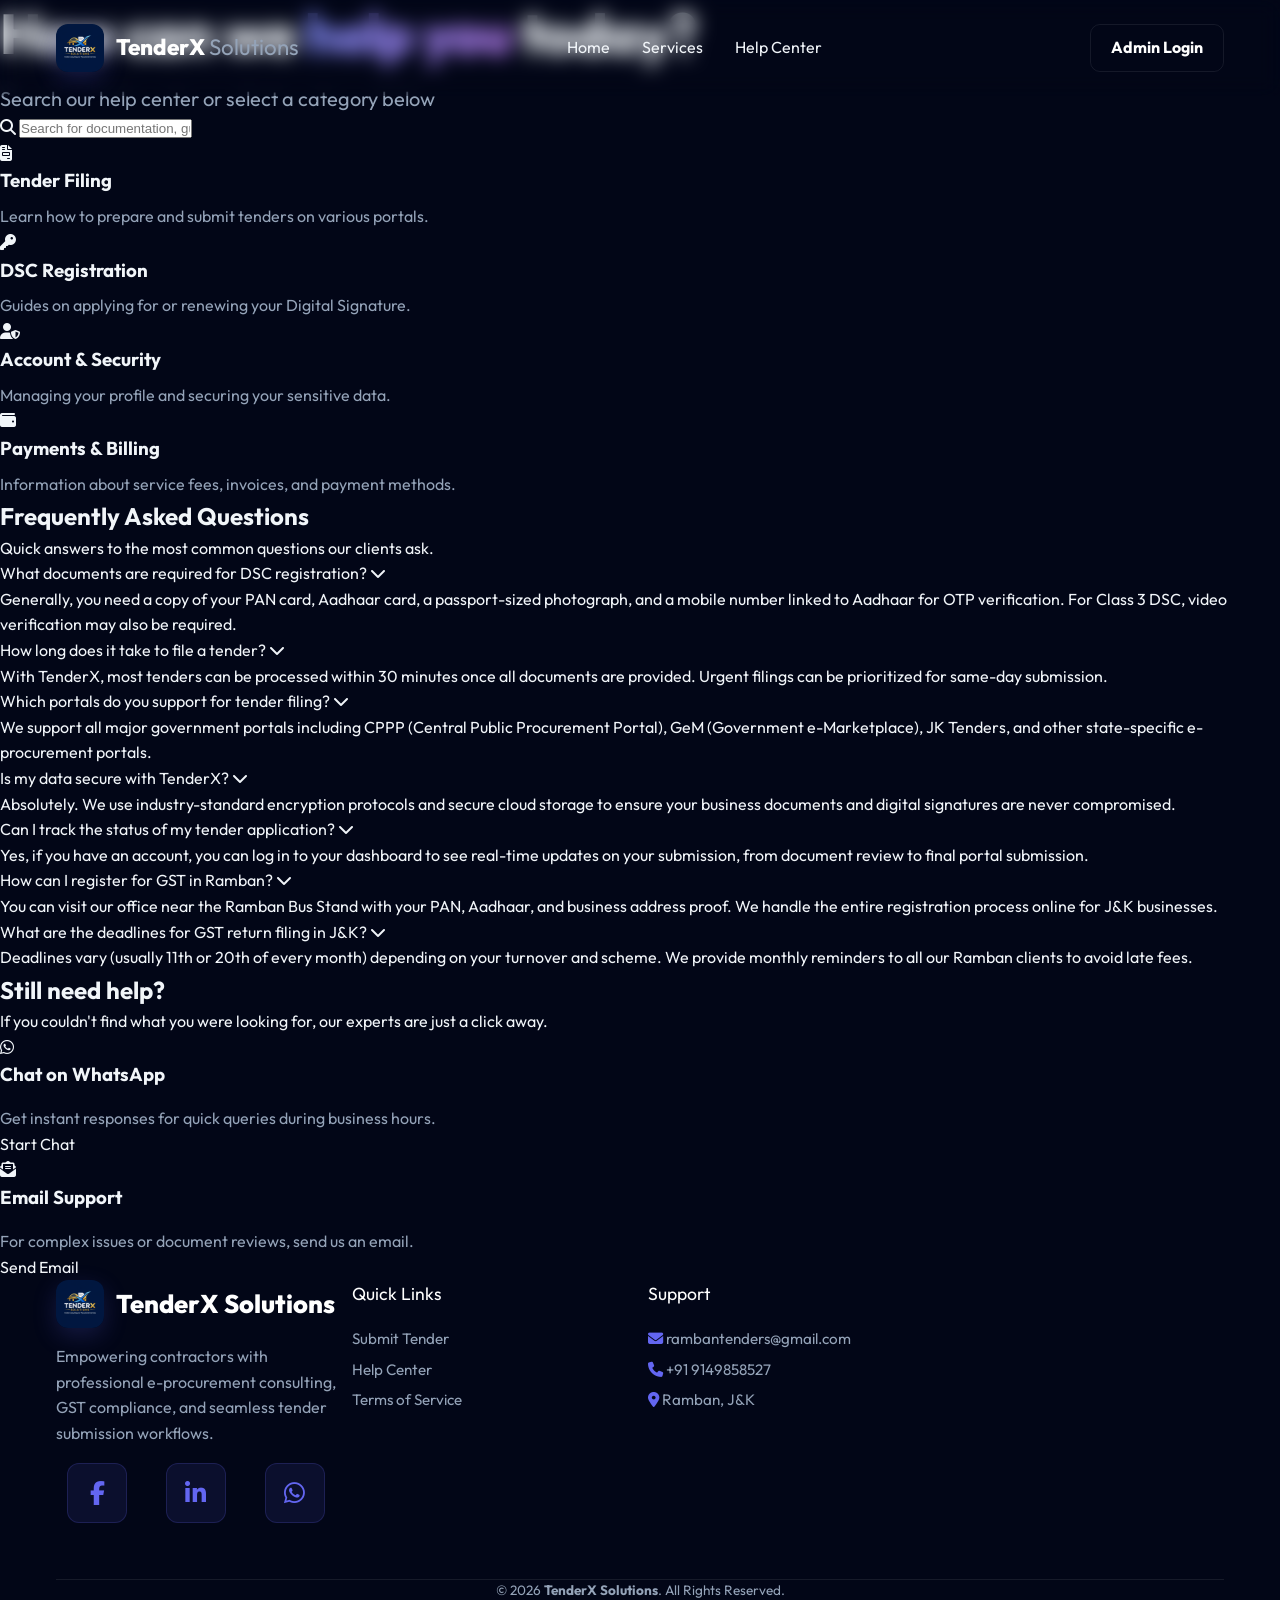
<file: help.html>
<!DOCTYPE html>
<html lang="en">

<head>
    <meta charset="UTF-8">
    <meta name="viewport" content="width=device-width, initial-scale=1.0">
    <title>Help & Support | GST & Tender Services Ramban | TenderX Solutions</title>
    <meta name="description"
        content="Get expert support for GST registration, return filing, and tender submissions in Ramban and J&K. Find answers to FAQs and contact our local experts today.">

    <!-- Google Fonts -->
    <link rel="preconnect" href="https://fonts.googleapis.com">
    <link rel="preconnect" href="https://fonts.gstatic.com" crossorigin>
    <link href="https://fonts.googleapis.com/css2?family=Outfit:wght@300;400;500;600;700;800&display=swap"
        rel="stylesheet">

    <!-- FontAwesome -->
    <link rel="stylesheet" href="https://cdnjs.cloudflare.com/ajax/libs/font-awesome/6.4.0/css/all.min.css">

    <!-- Custom CSS -->
    <link rel="stylesheet" href="style.css">
</head>

<body>

    <!-- Navigation -->
    <nav class="main-nav">
        <div class="container flex-between">
            <a href="index.html" class="logo">
                <img src="tenderX%20Logo.png" alt="TenderX Logo" class="logo-img">
                <span>TenderX <span class="text-muted" style="font-weight: 400;">Solutions</span></span>
            </a>
            <ul class="nav-links flex gap-lg">
                <li><a href="index.html">Home</a></li>
                <li><a href="index.html#features">Services</a></li>
                <li><a href="help.html" class="active">Help Center</a></li>
            </ul>
            <a href="login.html" class="btn outline">Admin Login</a>
        </div>
    </nav>

    <!-- Help Hero -->
    <section class="help-hero">
        <h1 class="title animate-fade" style="font-size: 3.5rem; margin-bottom: 1rem;">How can we <span class="gradient-text">help you</span> today?</h1>
        <p class="text-muted animate-fade" style="font-size: 1.25rem;">Search our help center or select a category below</p>

        <div class="search-container animate-fade" style="animation-delay: 0.2s">
            <i class="fas fa-search"></i>
            <input type="text" class="search-input" placeholder="Search for documentation, guides, or FAQs...">
        </div>
    </section>

    <!-- Support Categories -->
    <section class="support-categories">
        <a href="#" class="category-card animate-fade">
            <div class="category-icon"><i class="fas fa-file-invoice"></i></div>
            <h3>Tender Filing</h3>
            <p style="color: var(--text-muted); margin-top: 0.5rem;">Learn how to prepare and submit tenders on various
                portals.</p>
        </a>
        <a href="#" class="category-card animate-fade" style="animation-delay: 0.1s">
            <div class="category-icon"><i class="fas fa-key"></i></div>
            <h3>DSC Registration</h3>
            <p style="color: var(--text-muted); margin-top: 0.5rem;">Guides on applying for or renewing your Digital
                Signature.</p>
        </a>
        <a href="#" class="category-card animate-fade" style="animation-delay: 0.2s">
            <div class="category-icon"><i class="fas fa-user-shield"></i></div>
            <h3>Account & Security</h3>
            <p style="color: var(--text-muted); margin-top: 0.5rem;">Managing your profile and securing your sensitive
                data.</p>
        </a>
        <a href="#" class="category-card animate-fade" style="animation-delay: 0.3s">
            <div class="category-icon"><i class="fas fa-wallet"></i></div>
            <h3>Payments & Billing</h3>
            <p style="color: var(--text-muted); margin-top: 0.5rem;">Information about service fees, invoices, and
                payment methods.</p>
        </a>
    </section>

    <!-- FAQ Section -->
    <section class="faq-section">
        <div class="section-header">
            <h2>Frequently Asked Questions</h2>
            <p>Quick answers to the most common questions our clients ask.</p>
        </div>

        <div class="faq-container">
            <div class="faq-item">
                <div class="faq-question">
                    What documents are required for DSC registration?
                    <i class="fas fa-chevron-down"></i>
                </div>
                <div class="faq-answer">
                    Generally, you need a copy of your PAN card, Aadhaar card, a passport-sized photograph, and a mobile
                    number linked to Aadhaar for OTP verification. For Class 3 DSC, video verification may also be
                    required.
                </div>
            </div>

            <div class="faq-item">
                <div class="faq-question">
                    How long does it take to file a tender?
                    <i class="fas fa-chevron-down"></i>
                </div>
                <div class="faq-answer">
                    With TenderX, most tenders can be processed within 30 minutes once all documents are provided.
                    Urgent filings can be prioritized for same-day submission.
                </div>
            </div>

            <div class="faq-item">
                <div class="faq-question">
                    Which portals do you support for tender filing?
                    <i class="fas fa-chevron-down"></i>
                </div>
                <div class="faq-answer">
                    We support all major government portals including CPPP (Central Public Procurement Portal), GeM
                    (Government e-Marketplace), JK Tenders, and other state-specific e-procurement portals.
                </div>
            </div>

            <div class="faq-item">
                <div class="faq-question">
                    Is my data secure with TenderX?
                    <i class="fas fa-chevron-down"></i>
                </div>
                <div class="faq-answer">
                    Absolutely. We use industry-standard encryption protocols and secure cloud storage to ensure your
                    business documents and digital signatures are never compromised.
                </div>
            </div>

            <div class="faq-item">
                <div class="faq-question">
                    Can I track the status of my tender application?
                    <i class="fas fa-chevron-down"></i>
                </div>
                <div class="faq-answer">
                    Yes, if you have an account, you can log in to your dashboard to see real-time updates on your
                    submission, from document review to final portal submission.
                </div>
            </div>

            <!-- GST FAQs -->
            <div class="faq-item">
                <div class="faq-question">
                    How can I register for GST in Ramban?
                    <i class="fas fa-chevron-down"></i>
                </div>
                <div class="faq-answer">
                    You can visit our office near the Ramban Bus Stand with your PAN, Aadhaar, and business address
                    proof. We handle the entire registration process online for J&K businesses.
                </div>
            </div>

            <div class="faq-item">
                <div class="faq-question">
                    What are the deadlines for GST return filing in J&K?
                    <i class="fas fa-chevron-down"></i>
                </div>
                <div class="faq-answer">
                    Deadlines vary (usually 11th or 20th of every month) depending on your turnover and scheme. We
                    provide monthly reminders to all our Ramban clients to avoid late fees.
                </div>
            </div>
        </div>
    </section>

    <!-- Contact Support -->
    <section class="contact-support">
        <div class="section-header">
            <h2>Still need help?</h2>
            <p>If you couldn't find what you were looking for, our experts are just a click away.</p>
        </div>

        <div class="contact-grid">
            <div class="contact-method">
                <div class="method-icon"><i class="fab fa-whatsapp"></i></div>
                <h3>Chat on WhatsApp</h3>
                <p style="color: var(--text-muted); margin-top: 1rem;">Get instant responses for quick queries during
                    business hours.</p>
                <a href="https://wa.me/919149858527" class="btn-support btn-whatsapp">Start Chat</a>
            </div>

            <div class="contact-method">
                <div class="method-icon"><i class="fas fa-envelope-open-text"></i></div>
                <h3>Email Support</h3>
                <p style="color: var(--text-muted); margin-top: 1rem;">For complex issues or document reviews, send us
                    an email.</p>
                <a href="mailto:rambantenders@gmail.com" class="btn-support btn-email">Send Email</a>
            </div>
        </div>
    </section>

    <!-- Footer -->
    <footer class="footer">
        <div class="container">
            <div class="grid-4 mb-lg">
                <div class="col-span-2">
                    <a href="index.html" class="logo mb-md">
                        <img src="tenderX%20Logo.png" alt="TenderX Logo" class="logo-img">
                        <span style="font-size: 1.6rem;">TenderX Solutions</span>
                    </a>
                    <p class="text-muted mb-md" style="max-width: 400px;">Empowering contractors with professional e-procurement consulting, GST compliance, and seamless tender submission workflows.</p>
                    <div class="flex gap-md">
                        <a href="#" class="icon-box sm"><i class="fab fa-facebook-f"></i></a>
                        <a href="#" class="icon-box sm"><i class="fab fa-linkedin-in"></i></a>
                        <a href="#" class="icon-box sm"><i class="fab fa-whatsapp"></i></a>
                    </div>
                </div>
                <div>
                    <h4 class="subtitle mb-md" style="color: white; font-size: 1.1rem;">Quick Links</h4>
                    <ul class="text-muted" style="list-style: none; font-size: 0.95rem; line-height: 2;">
                        <li><a href="submit-tender.html" style="color: inherit; text-decoration: none;">Submit Tender</a></li>
                        <li><a href="help.html" style="color: inherit; text-decoration: none;">Help Center</a></li>
                        <li><a href="#" style="color: inherit; text-decoration: none;">Terms of Service</a></li>
                    </ul>
                </div>
                <div>
                    <h4 class="subtitle mb-md" style="color: white; font-size: 1.1rem;">Support</h4>
                    <ul class="text-muted" style="list-style: none; font-size: 0.95rem; line-height: 2;">
                        <li><i class="fas fa-envelope mr-sm" style="color: var(--primary);"></i> rambantenders@gmail.com</li>
                        <li><i class="fas fa-phone mr-sm" style="color: var(--primary);"></i> +91 9149858527</li>
                        <li><i class="fas fa-location-dot mr-sm" style="color: var(--primary);"></i> Ramban, J&K</li>
                    </ul>
                </div>
            </div>
            <div class="pt-md" style="border-top: 1px solid var(--card-border); text-align: center;">
                <p class="text-muted" style="font-size: 0.85rem;">&copy; 2026 <strong>TenderX Solutions</strong>. All Rights Reserved.</p>
            </div>
        </div>
    </footer>

    <script>
        // FAQ Accordion Logic
        document.querySelectorAll('.faq-question').forEach(item => {
            item.addEventListener('click', event => {
                const parent = item.parentElement;

                // Toggle active class
                parent.classList.toggle('active');

                // Close other faq items (optional)
                document.querySelectorAll('.faq-item').forEach(other => {
                    if (other !== parent) {
                        other.classList.remove('active');
                    }
                });
            });
        });

        // Search Filtering Logic
        const searchInput = document.querySelector('.search-input');
        const faqItems = document.querySelectorAll('.faq-item');
        const categoryCards = document.querySelectorAll('.category-card');

        searchInput.addEventListener('input', (e) => {
            const term = e.target.value.toLowerCase();

            faqItems.forEach(item => {
                const question = item.querySelector('.faq-question').textContent.toLowerCase();
                const answer = item.querySelector('.faq-answer').textContent.toLowerCase();

                if (question.includes(term) || answer.includes(term)) {
                    item.style.display = 'block';
                } else {
                    item.style.display = 'none';
                }
            });

            categoryCards.forEach(card => {
                const title = card.querySelector('h3').textContent.toLowerCase();
                const text = card.querySelector('p').textContent.toLowerCase();

                if (title.includes(term) || text.includes(term)) {
                    card.style.display = 'block';
                } else {
                    card.style.display = 'none';
                }
            });
        });
    </script>
</body>

</html>
</file>
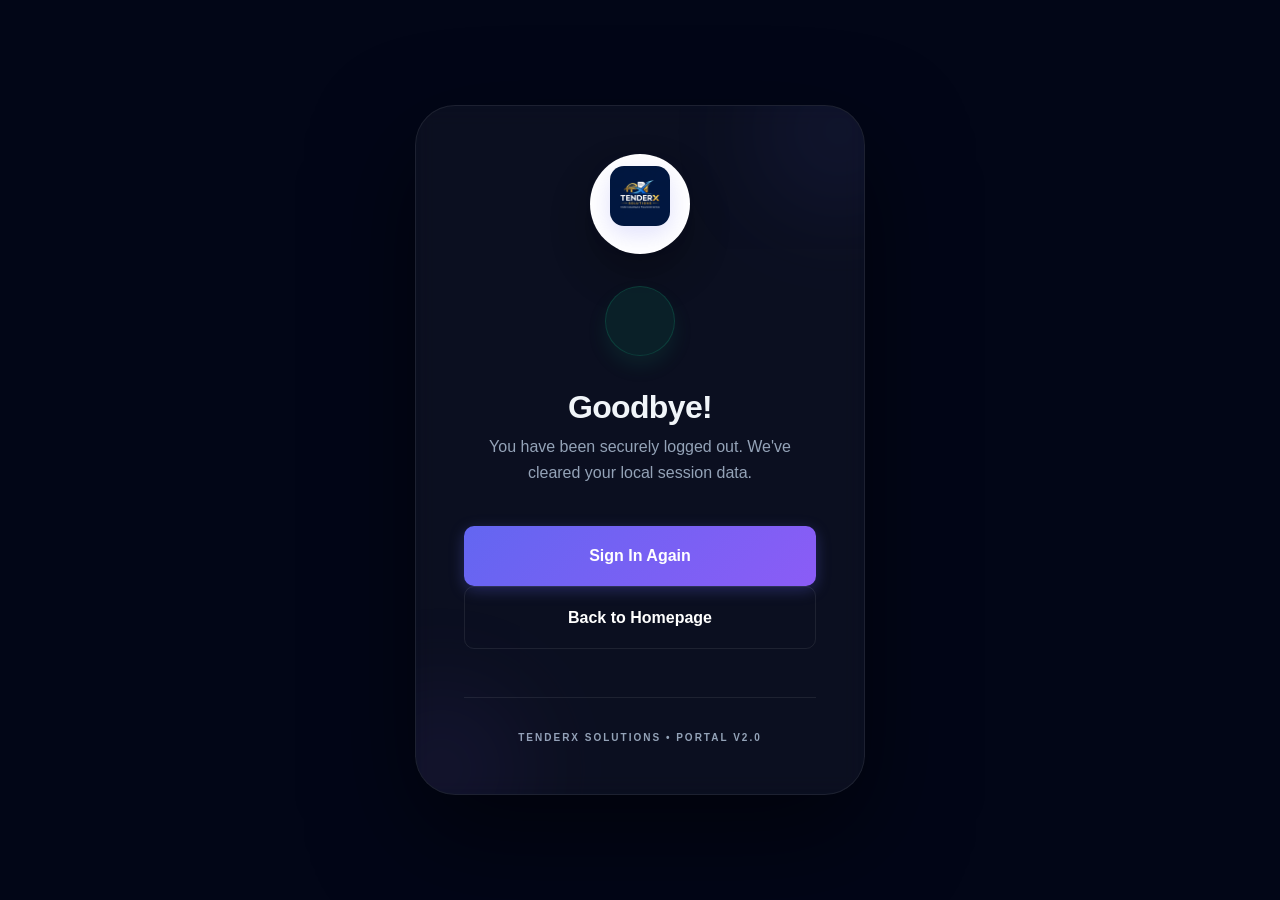
<file: logout.html>
<!DOCTYPE html>
<html lang="en">
<head>
    <meta charset="UTF-8">
    <meta name="viewport" content="width=device-width, initial-scale=1.0">
    <title>Logged Out | TenderX Solutions</title>
    <!-- Custom CSS -->
    <link rel="stylesheet" href="style.css">
</head>
<body class="auth-wrapper">
    <div class="card auth-card animate-fade" style="text-align: center; border-radius: 40px; position: relative; overflow: hidden;">
        <!-- Decorative Glows -->
        <div style="position: absolute; top: -50px; right: -50px; width: 150px; height: 150px; background: var(--primary); opacity: 0.1; filter: blur(60px); border-radius: 50%;"></div>
        <div style="position: absolute; bottom: -50px; left: -50px; width: 150px; height: 150px; background: var(--secondary); opacity: 0.1; filter: blur(60px); border-radius: 50%;"></div>
        
        <!-- Logo with Animation -->
        <div class="auth-logo" style="margin-bottom: 2rem;">
            <div style="width: 100px; height: 100px; background: white; border-radius: 50%; margin: 0 auto; padding: 20px; display: flex; align-items: center; justify-content: center; box-shadow: 0 20px 40px rgba(0,0,0,0.3); animation: float 6s ease-in-out infinite;">
                <img src="tenderX%20Logo.png" alt="TenderX Logo" style="width: 100%; height: auto;">
            </div>
        </div>

        <!-- Status Check -->
        <div class="flex-center mb-lg">
            <div style="width: 70px; height: 70px; border-radius: 50%; background: rgba(16, 185, 129, 0.1); border: 1px solid rgba(16, 185, 129, 0.2); color: #10b981; display: flex; align-items: center; justify-content: center; font-size: 1.5rem; box-shadow: 0 10px 20px rgba(16, 185, 129, 0.1);">
                <i class="fas fa-check"></i>
            </div>
        </div>

        <h1 class="title" style="font-size: 2rem; margin-bottom: 0.5rem; font-weight: 800;">Goodbye!</h1>
        <p class="text-muted" style="margin-bottom: 2.5rem; font-size: 1rem;">You have been securely logged out. We've cleared your local session data.</p>
        
        <div class="flex-col gap-md">
            <a href="login.html" class="btn primary" style="padding: 1.1rem; width: 100%; font-size: 1rem;">
                Sign In Again
            </a>
            <a href="index.html" class="btn outline" style="padding: 1.1rem; width: 100%; font-size: 1rem;">
                Back to Homepage
            </a>
        </div>
        
        <div style="margin-top: 3rem; padding-top: 2rem; border-top: 1px solid var(--card-border);">
            <p style="font-size: 10px; color: var(--text-muted); text-transform: uppercase; letter-spacing: 0.2em; font-weight: 700;">TenderX Solutions • Portal v2.0</p>
        </div>
    </div>

    <style>
        @keyframes float {
            0%, 100% { transform: translateY(0); }
            50% { transform: translateY(-15px); }
        }
    </style>
</body>
</html>
</file>
<file: style.css>
/* 
    TenderX Solutions - Universal Design System
    Theme: Premium SaaS / Dark Mode / Glassmorphism
    Version: 2.1 (Full Recovery)
*/

:root {
    /* Colors */
    --primary: #6366f1;
    --primary-light: #818cf8;
    --primary-dark: #4f46e5;
    --secondary: #8b5cf6;
    --accent: #f43f5e;
    --bg-dark: #0f172a;
    --bg-darker: #020617;
    --card-bg: rgba(255, 255, 255, 0.04);
    --card-border: rgba(255, 255, 255, 0.08);
    --input-bg: #0f172a;
    --input-border: #1e293b;
    --text-main: #f1f5f9;
    --text-muted: #94a3b8;
    --glass-bg: rgba(255, 255, 255, 0.03);
    --glass-border: rgba(255, 255, 255, 0.1);
    --border: rgba(255, 255, 255, 0.1);

    /* Gradients */
    --gradient-primary: linear-gradient(135deg, #6366f1, #8b5cf6);
    --gradient-luxury: linear-gradient(135deg, rgba(99, 102, 241, 0.1), rgba(139, 92, 246, 0.1));
    --gradient-text: linear-gradient(to right, #818cf8, #c084fc);
    --bg-gradient: radial-gradient(circle at 20% 20%, rgba(99, 102, 241, 0.15) 0%, transparent 40%),
        radial-gradient(circle at 80% 80%, rgba(139, 92, 246, 0.1) 0%, transparent 40%);

    /* Spacing */
    --sp-sm: 0.5rem;
    --sp-md: 1rem;
    --sp-lg: 2rem;
    --sp-xl: 4rem;

    /* Typography */
    --font-main: 'Outfit', sans-serif;
}

/* 1. RESET & BASE */
* {
    margin: 0;
    padding: 0;
    box-sizing: border-box;
}

body {
    background-color: var(--bg-darker);
    background-image:
        linear-gradient(to bottom, rgba(2, 6, 23, 0.85) 0%, rgba(2, 6, 23, 0.95) 100%),
        url('https://images.unsplash.com/photo-1599995903128-531fc7fb694b?q=80&w=1331&auto=format&fit=crop&ixlib=rb-4.1.0&ixid=M3wxMjA3fDB8MHxwaG90by1wYWdlfHx8fGVufDB8fHx8fA%3D%3D');
    background-size: cover;
    background-position: center;
    background-attachment: fixed;
    color: var(--text-main);
    font-family: var(--font-main);
    line-height: 1.6;
    overflow-x: hidden;
    min-height: 100vh;
}

a {
    text-decoration: none;
    color: inherit;
    transition: 0.3s;
}

ul { list-style: none; }

img { max-width: 100%; height: auto; }

/* 2. LAYOUT SYSTEM */
.container { width: 100%; max-width: 1200px; margin: 0 auto; padding: 0 var(--sp-md); }
.flex { display: flex; }
.flex-center { display: flex; align-items: center; justify-content: center; }
.flex-between { display: flex; align-items: center; justify-content: space-between; }
.flex-col { flex-direction: column; }
.gap-sm { gap: var(--sp-sm); }
.gap-md { gap: var(--sp-md); }
.gap-lg { gap: var(--sp-lg); }

.grid-2 { display: grid; grid-template-columns: repeat(2, 1fr); gap: var(--sp-lg); }
.grid-3 { display: grid; grid-template-columns: repeat(3, 1fr); gap: var(--sp-lg); }
.grid-4 { display: grid; grid-template-columns: repeat(4, 1fr); gap: var(--sp-md); }
.grid-12 { display: grid; grid-template-columns: repeat(12, 1fr); gap: var(--sp-md); }
.col-1 { grid-column: span 1; }
.col-2 { grid-column: span 2; }
.col-3 { grid-column: span 3; }
.col-4 { grid-column: span 4; }
.col-5 { grid-column: span 5; }
.col-6 { grid-column: span 6; }
.col-7 { grid-column: span 7; }
.col-8 { grid-column: span 8; }
.col-9 { grid-column: span 9; }
.col-10 { grid-column: span 10; }
.col-11 { grid-column: span 11; }
.col-12 { grid-column: span 12; }

/* 3. DASHBOARD WRAPPER */
.dashboard-wrapper { display: flex; min-height: 100vh; }

.sidebar {
    width: 280px;
    background: var(--bg-dark);
    border-right: 1px solid var(--card-border);
    padding: var(--sp-lg);
    position: fixed;
    height: 100vh;
    z-index: 100;
    display: flex;
    flex-direction: column;
}

.main-content {
    flex: 1;
    margin-left: 280px;
    padding: var(--sp-lg);
    max-width: calc(100vw - 280px);
}

@media (max-width: 1024px) {
    .sidebar { width: 80px; padding: var(--sp-md); text-align: center; }
    .sidebar span, .sidebar .logo span { display: none; }
    .main-content { margin-left: 80px; max-width: calc(100vw - 80px); }
    .sidebar .nav-link { justify-content: center; padding: 1rem 0; }
}

@media (max-width: 768px) {
    .sidebar { display: none; }
    .main-content { margin-left: 0; max-width: 100vw; padding: var(--sp-md); padding-bottom: 80px; }
    .mobile-header { display: flex !important; }
    .mobile-bottom-nav { display: flex !important; }
}

/* 4. TYPOGRAPHY */
.title { font-size: 2.5rem; font-weight: 800; line-height: 1.2; letter-spacing: -0.02em; }
.subtitle { font-size: 1.1rem; color: var(--text-muted); font-weight: 400; }
.text-muted { color: var(--text-muted); }
.text-center { text-align: center; }
.text-left { text-align: left; }
.gradient-text { background: var(--gradient-text); -webkit-background-clip: text; -webkit-text-fill-color: transparent; display: inline-block; }

/* 5. COMPONENTS */
.card {
    background: var(--card-bg);
    border: 1px solid var(--card-border);
    border-radius: 16px;
    backdrop-filter: blur(10px);
    transition: 0.3s ease;
}

.card:hover { transform: translateY(-5px); border-color: rgba(99, 102, 241, 0.4); box-shadow: 0 10px 30px rgba(0, 0, 0, 0.2); }

.btn {
    display: inline-flex;
    align-items: center;
    justify-content: center;
    gap: 8px;
    padding: 10px 20px;
    border-radius: 10px;
    font-weight: 700;
    cursor: pointer;
    border: none;
    transition: 0.3s;
    font-family: inherit;
}

.btn.primary { background: var(--gradient-primary); color: white; box-shadow: 0 4px 15px rgba(99, 102, 241, 0.3); }
.btn.outline { background: transparent; border: 1px solid var(--card-border); color: white; }
.btn:disabled { opacity: 0.5; cursor: not-allowed; }

.input {
    width: 100%;
    padding: 12px 16px;
    border-radius: 10px;
    background: var(--input-bg);
    border: 1px solid var(--input-border);
    color: white;
    font-family: inherit;
    font-size: 1rem;
    transition: 0.3s;
}

.input:focus { outline: none; border-color: var(--primary); box-shadow: 0 0 0 3px rgba(99, 102, 241, 0.15); }

.badge {
    padding: 4px 12px;
    border-radius: 999px;
    font-size: 0.75rem;
    font-weight: 700;
    text-transform: uppercase;
}
.badge.primary { background: rgba(99, 102, 241, 0.1); color: var(--primary); border: 1px solid rgba(99, 102, 241, 0.2); }

/* 6. TABLE DESIGN */
.table-wrapper { width: 100%; overflow-x: auto; border-radius: 16px; border: 1px solid var(--card-border); }
table { width: 100%; border-collapse: collapse; text-align: left; }
th { padding: 16px; background: rgba(255, 255, 255, 0.02); color: var(--text-muted); font-size: 0.75rem; text-transform: uppercase; letter-spacing: 0.1em; font-weight: 800; border-bottom: 2px solid var(--card-border); }
td { padding: 16px; border-bottom: 1px solid var(--card-border); color: var(--text-main); }
.date-divider { background: rgba(255, 255, 255, 0.02); padding: 10px 16px; font-size: 0.75rem; color: var(--primary); font-weight: 800; text-transform: uppercase; letter-spacing: 1px; }

/* 7. STATUS ELEMENTS */
.status-pill { padding: 4px 10px; border-radius: 6px; font-size: 0.7rem; font-weight: 800; text-transform: uppercase; }
.status-select { background: rgba(0, 0, 0, 0.2); border: 1px solid var(--card-border); color: white; padding: 6px 12px; border-radius: 8px; font-size: 0.85rem; font-family: inherit; cursor: pointer; }
.status-pending { color: #f59e0b; border-color: rgba(245, 158, 11, 0.2); }
.status-approved { color: #10b981; border-color: rgba(16, 185, 129, 0.2); }
.status-rejected { color: #f43f5e; border-color: rgba(244, 63, 94, 0.2); }

/* 8. MODAL SYSTEM */
.modal-overlay {
    position: fixed;
    top: 0;
    left: 0;
    width: 100%;
    height: 100%;
    background: rgba(2, 6, 23, 0.8);
    backdrop-filter: blur(8px);
    display: none;
    align-items: center;
    justify-content: center;
    z-index: 2000;
    padding: 20px;
}
.modal-overlay.active { display: flex; animation: fadeIn 0.3s ease; }
.modal-content {
    background: var(--bg-dark);
    width: 100%;
    max-width: 800px;
    max-height: 90vh;
    border-radius: 24px;
    border: 1px solid var(--card-border);
    box-shadow: 0 40px 100px rgba(0, 0, 0, 0.5);
    overflow-y: auto;
    position: relative;
}
.modal-header { padding: 2rem; border-bottom: 1px solid var(--card-border); display: flex; justify-content: space-between; align-items: center; }
.modal-body { padding: 2rem; }
.close-btn { background: none; border: none; color: var(--text-muted); font-size: 1.5rem; cursor: pointer; }

/* 8.1 CONFIRM MODAL (TDS & Others) */
.confirm-overlay { position: fixed; top: 0; left: 0; width: 100%; height: 100%; background: rgba(2, 6, 23, 0.9); backdrop-filter: blur(10px); display: none; align-items: center; justify-content: center; z-index: 3000; padding: 20px; }
.confirm-overlay.active { display: flex; }
.confirm-card { background: var(--bg-dark); width: 100%; max-width: 400px; padding: 2.5rem; border-radius: 28px; border: 1px solid var(--card-border); text-align: center; box-shadow: 0 30px 60px rgba(0,0,0,0.5); }
.confirm-icon { width: 80px; height: 80px; background: rgba(244, 63, 94, 0.1); color: var(--accent); border-radius: 50%; display: flex; align-items: center; justify-content: center; font-size: 2rem; margin: 0 auto 1.5rem; border: 1px solid rgba(244, 63, 94, 0.2); }
.confirm-title { font-size: 1.5rem; font-weight: 800; margin-bottom: 0.5rem; color: white; }
.confirm-text { color: var(--text-muted); margin-bottom: 2rem; font-size: 0.95rem; }
.confirm-actions { display: grid; grid-template-columns: 1fr 1fr; gap: 1rem; }
.confirm-btn { padding: 12px; font-size: 0.9rem; }

.detail-grid { display: grid; grid-template-columns: 1fr 1fr; gap: 1.5rem; }
.detail-item label { display: block; font-size: 0.7rem; color: var(--text-muted); text-transform: uppercase; font-weight: 700; margin-bottom: 4px; letter-spacing: 1px; }
.detail-item p { font-weight: 600; color: white; }

.doc-list { display: flex; flex-direction: column; gap: 10px; }
.doc-item { display: flex; justify-content: space-between; align-items: center; background: rgba(255,255,255,0.03); border: 1px solid var(--card-border); padding: 12px 20px; border-radius: 12px; }
.doc-btn { padding: 6px 12px; border-radius: 8px; font-size: 0.8rem; font-weight: 600; display: inline-flex; align-items: center; gap: 6px; transition: 0.3s; }

/* 9. MOBILE NAVIGATION */
.mobile-header { display: none; }
.mobile-bottom-nav {
    position: fixed;
    bottom: 0;
    left: 0;
    width: 100%;
    background: rgba(15, 23, 42, 0.95);
    backdrop-filter: blur(20px);
    border-top: 1px solid var(--card-border);
    display: none;
    justify-content: space-around;
    padding: 10px 0;
    z-index: 1000;
}
.mobile-nav-item { display: flex; flex-direction: column; align-items: center; gap: 4px; color: var(--text-muted); font-size: 0.65rem; font-weight: 700; text-transform: uppercase; }
.mobile-nav-item.active { color: var(--primary); }
.mobile-nav-item i { font-size: 1.2rem; }

/* 10. AUTHENTICATION PAGES */
.auth-wrapper { min-height: 100vh; display: flex; align-items: center; justify-content: center; padding: 20px; }
.auth-card { width: 100%; max-width: 450px; padding: 3rem; box-shadow: 0 40px 100px rgba(0, 0, 0, 0.5); border-radius: 24px; }
.auth-logo { text-align: center; margin-bottom: 2.5rem; }
.auth-logo img { width: 64px; height: 64px; margin-bottom: 1rem; border-radius: 14px; box-shadow: 0 8px 24px rgba(99, 102, 241, 0.2); }

/* 10.1 LANDING PAGE SPECIFIC */
.hero { min-height: 100vh; display: flex; align-items: center; justify-content: center; text-align: center; padding-top: 100px; position: relative; overflow: hidden; }
.hero::before { content: ''; position: absolute; top: -20%; left: -10%; width: 50%; height: 50%; background: radial-gradient(circle, rgba(99, 102, 241, 0.15) 0%, transparent 70%); z-index: -1; filter: blur(60px); }
.hero::after { content: ''; position: absolute; bottom: -20%; right: -10%; width: 50%; height: 50%; background: radial-gradient(circle, rgba(139, 92, 246, 0.1) 0%, transparent 70%); z-index: -1; filter: blur(60px); }

.hero-content { max-width: 800px; margin: 0 auto; }
.hero-title { font-size: 4.5rem; margin-bottom: 1.5rem; line-height: 1.1; }
.hero-subtitle { max-width: 600px; margin-left: auto; margin-right: auto; font-size: 1.2rem; margin-bottom: var(--sp-lg); }

.main-nav { position: fixed; top: 0; left: 0; width: 100%; z-index: 1000; padding: 1.5rem 0; transition: 0.4s; backdrop-filter: blur(10px); }
.main-nav.scrolled { padding: 0.75rem 0; }
.nav-container { background: rgba(15, 23, 42, 0.6); backdrop-filter: blur(20px); padding: 1rem 2rem; border-radius: 20px; border: 1px solid var(--card-border); }

.stats-section { border-top: 1px solid var(--card-border); background: rgba(255,255,255,0.01); padding: var(--sp-lg); }
.stat-number { font-size: 3rem; color: white; }
.stat-label { text-transform: uppercase; letter-spacing: 2px; font-weight: 700; font-size: 0.8rem; color: var(--text-muted); }

.icon-box {
    width: 60px;
    height: 60px;
    background: rgba(99, 102, 241, 0.1);
    color: var(--primary);
    border-radius: 12px;
    display: flex;
    align-items: center;
    justify-content: center;
    font-size: 1.5rem;
    border: 1px solid rgba(99, 102, 241, 0.2);
    margin: 0 auto 1.5rem;
}
.icon-box.secondary { background: rgba(139, 92, 246, 0.15); color: var(--secondary); }
.icon-box.accent { background: rgba(244, 63, 94, 0.15); color: var(--accent); }

/* --- New Landing Page Sections --- */

/* Trusted By / Clients */
.client-logos { display: flex; justify-content: center; align-items: center; gap: 3rem; flex-wrap: wrap; opacity: 0.6; }
.client-logo { font-size: 2rem; color: var(--text-muted); transition: 0.3s; display: flex; align-items: center; gap: 0.5rem; font-weight: 800; text-transform: uppercase; letter-spacing: 2px; }
.client-logo:hover { opacity: 1; color: white; transform: scale(1.05); }

/* Workflow / How it works */
.workflow-step { position: relative; z-index: 1; }
.workflow-step::after { content: ''; position: absolute; top: 40px; left: 50%; width: 100%; height: 2px; background: dashed 2px var(--card-border); z-index: -1; transform: translateX(50%); }
.workflow-step:last-child::after { display: none; }
.step-number { width: 80px; height: 80px; margin: 0 auto 1.5rem; background: var(--bg-darker); border: 2px solid var(--primary); border-radius: 50%; display: flex; align-items: center; justify-content: center; font-size: 2rem; font-weight: 800; color: var(--primary); box-shadow: 0 0 20px rgba(99, 102, 241, 0.2); }

/* Testimonials */
.testimonial-card { background: var(--card-bg); border: 1px solid var(--card-border); padding: 2rem; border-radius: 20px; position: relative; }
.testimonial-quote { font-size: 3rem; color: rgba(99, 102, 241, 0.2); position: absolute; top: 10px; right: 20px; }
.testimonial-text { font-size: 1.1rem; font-style: italic; margin-bottom: 1.5rem; color: var(--text-main); line-height: 1.8; }
.testimonial-author { display: flex; align-items: center; gap: 1rem; }
.author-avatar { width: 50px; height: 50px; border-radius: 50%; background: var(--gradient-luxury); display: flex; align-items: center; justify-content: center; font-weight: 800; color: var(--primary); }

/* CTA Section */
.cta-section { background: var(--gradient-luxury); border-radius: 30px; padding: 4rem 2rem; text-align: center; border: 1px solid rgba(99, 102, 241, 0.2); position: relative; overflow: hidden; }
.cta-section::before { content: ''; position: absolute; top: -50%; left: -50%; width: 200%; height: 200%; background: radial-gradient(circle, rgba(99, 102, 241, 0.1) 0%, transparent 60%); z-index: 0; animation: spin 20s linear infinite; }
@keyframes spin { 100% { transform: rotate(360deg); } }
.cta-content { position: relative; z-index: 1; }

.footer-main { padding: var(--sp-lg); border-top: 1px solid var(--card-border); background: var(--bg-darker); }

/* 11. GST CALCULATOR MODULE */
.tx-gst-container { max-width: 1000px; margin: 0 auto; }
.tx-gst-grid { display: grid; grid-template-columns: 1.5fr 1fr; gap: var(--sp-lg); }
.tx-gst-mode-toggle { display: flex; background: rgba(0, 0, 0, 0.3); padding: 6px; border-radius: 14px; margin-bottom: 2rem; border: 1px solid var(--card-border); }
.tx-gst-mode-toggle input { display: none; }
.tx-gst-mode-toggle label { flex: 1; text-align: center; padding: 12px; border-radius: 10px; cursor: pointer; font-weight: 600; font-size: 0.9rem; transition: 0.3s; color: var(--text-muted); }
.tx-gst-mode-toggle input:checked + label { background: var(--gradient-primary); color: white; box-shadow: 0 4px 15px rgba(99, 102, 241, 0.3); }
.tx-gst-field { width: 100%; background: rgba(0, 0, 0, 0.2); border: 1px solid var(--input-border); border-radius: 12px; padding: 16px 20px; color: white; font-family: inherit; font-size: 1.1rem; transition: 0.3s; }
.tx-gst-results { display: grid; grid-template-columns: repeat(2, 1fr); gap: 1rem; margin-top: 2rem; }
.tx-gst-res-card { background: rgba(255, 255, 255, 0.02); border: 1px solid var(--card-border); padding: 1.5rem; border-radius: 16px; text-align: center; }
.tx-gst-total-box { grid-column: span 2; background: var(--gradient-luxury); border: 1px solid rgba(99, 102, 241, 0.2); padding: 2rem; margin-top: 1rem; border-radius: 20px; display: flex; justify-content: space-between; align-items: center; }
.tx-gst-total-box .tx-gst-res-value { font-size: 2.5rem; background: var(--gradient-primary); -webkit-background-clip: text; -webkit-text-fill-color: transparent; }

/* 12. UTILITIES */
.animate-fade { animation: fadeIn 0.6s ease forwards; }
@keyframes fadeIn { from { opacity: 0; transform: translateY(10px); } to { opacity: 1; transform: translateY(0); } }
.hidden { display: none !important; }
.mb-sm { margin-bottom: var(--sp-sm); }
.mb-md { margin-bottom: var(--sp-md); }
.mb-lg { margin-bottom: var(--sp-lg); }
.mb-xl { margin-bottom: var(--sp-xl); }
.p-sm { padding: var(--sp-sm); }
.p-md { padding: var(--sp-md); }
.p-lg { padding: var(--sp-lg); }
.py-xl { padding-top: var(--sp-xl); padding-bottom: var(--sp-xl); }

/* 13. TOAST NOTIFICATION */
.tx-toast { position: fixed; bottom: 30px; right: 30px; background: var(--bg-dark); border: 1px solid var(--primary); color: white; padding: 12px 24px; border-radius: 12px; z-index: 3000; transform: translateY(100px); transition: 0.5s cubic-bezier(0.175, 0.885, 0.32, 1.275); }
.tx-toast.active { transform: translateY(0); }

/* 14. LOGO & BRANDING */
.logo { display: flex; align-items: center; gap: 12px; font-size: 1.4rem; font-weight: 800; color: white; }
.logo-img { width: 48px; height: 48px; border-radius: 12px; box-shadow: 0 8px 24px rgba(99, 102, 241, 0.2); }

/* 15. NAVIGATION LINKS */
.nav-link { display: flex; align-items: center; gap: 12px; padding: 12px; border-radius: 12px; color: var(--text-muted); font-weight: 600; transition: 0.3s; }
.nav-link:hover, .nav-link.active { background: var(--glass-border); color: white; }
.nav-link i { width: 20px; text-align: center; }
</file>
